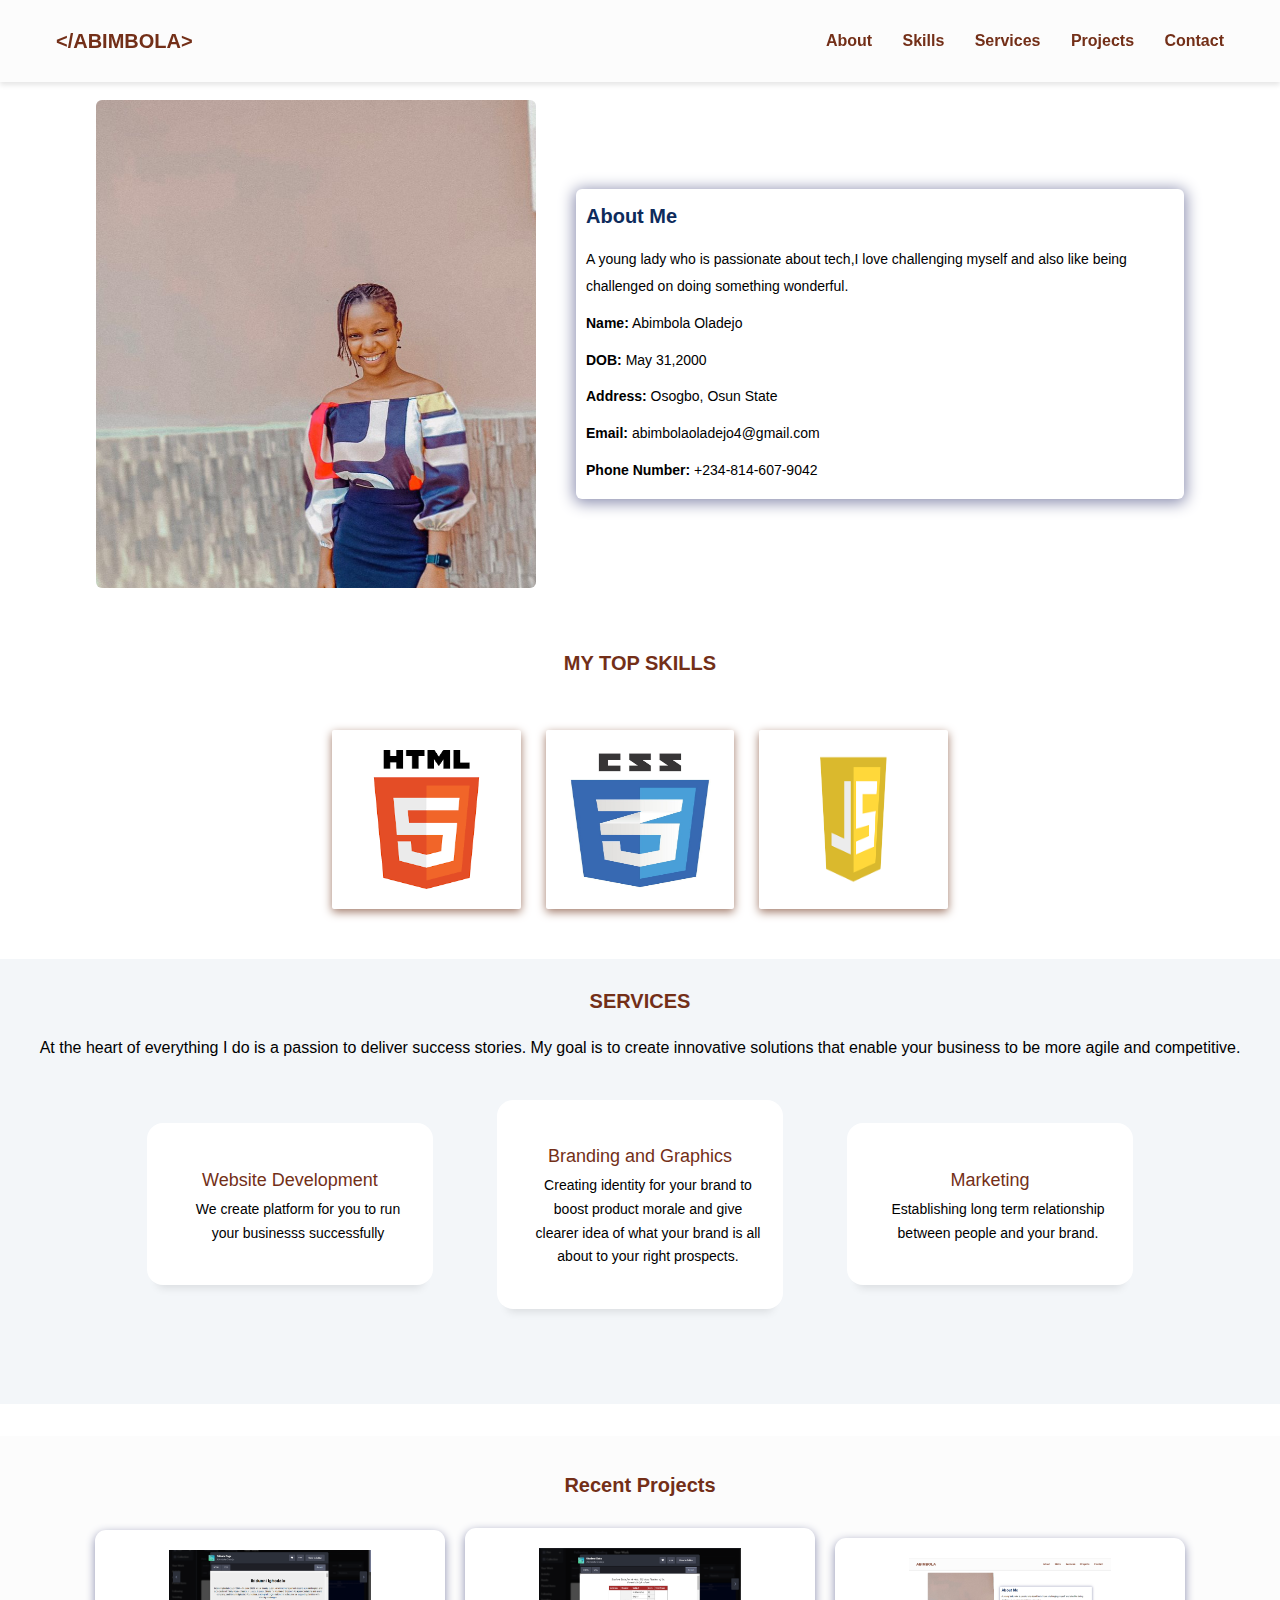
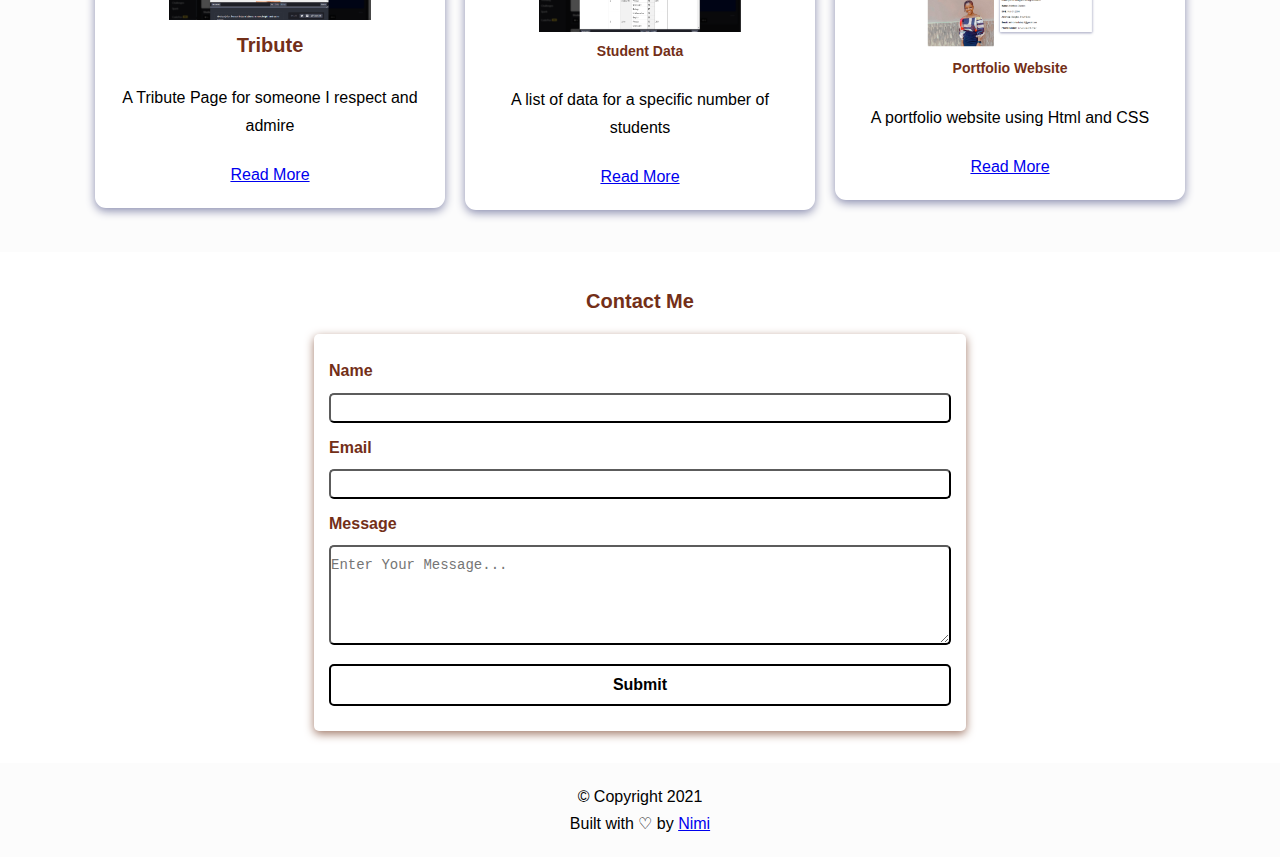
<file: Week 3 Task/Portfolio Website/index.html>
<!DOCTYPE html>
<html>
  <head>
    <meta charset="utf-8" />
    <meta name="viewport" content="width=device-width" />
    <title>Abimbola Oladejo | Frontend Developer</title>
    <link href="style.css" rel="stylesheet" type="text/css" />
  </head>

  <body>
    <!-- Navbar -->
    <nav>
      <h1>&#60&#47;ABIMBOLA&#62;</h1>
      <ul class="navigation">
        <li><a href="#about" class="nav-link">About</a></li>
        <li><a href="#skills" class="nav-link">Skills</a></li>
        <li><a href="#services" class="nav-link">Services</a></li>
        <li><a href="#projects" class="nav-link">Projects</a></li>
        <li><a href="#contact" class="nav-link">Contact</a></li>
      </ul>
    </nav>
    <!-- Hero Section -->
    <section class="hero" id="about">
      <img
        src="./Images/Nimi.jpg"
        alt="Abimbola"
        loading="lazy"
        class="hero-img"
      />
      <div class="bio animate__animated animate__shakeX">
        <h2 class="bio-title">About Me</h2>
        <p class="bio-text">
          A young lady who is passionate about tech,I love challenging myself
          and also like being challenged on doing something wonderful.
        </p>
        <p class="bio-text"><b>Name:</b> Abimbola Oladejo</p>
        <p class="bio-text"><b>DOB:</b> May 31,2000</p>
        <p class="bio-text"><b>Address:</b> Osogbo, Osun State</p>
        <p class="bio-text"><b>Email:</b> abimbolaoladejo4@gmail.com</p>
        <p class="bio-text"><b>Phone Number:</b> +234-814-607-9042</p>
      </div>
    </section>
    <!-- Skills Section -->
    <section class="skills" id="skills">
      <h2 class="skill-header">MY TOP SKILLS</h2>
      <div class="skills wrapper">
        <div class="first-set animate__animated animate__pulse">
          <img
            src="./Images/HTML.png"
            alt=""
            loading="lazy"
            class="icon icon-card"
          />
          <img
            src="./Images/CSS.jpg"
            alt=""
            loading="lazy"
            class="icon icon-card"
          />
          <img
            src="./Images/JS.png"
            alt=""
            loading="lazy"
            class="icon icon-card"
          />
        </div>
      </div>
    </section>
    <!-- Services -->
    <section class="services" id="services">
      <h2 class="service-title">SERVICES</h2>
      <p>
        At the heart of everything I do is a passion to deliver success stories.
        My goal is to create innovative solutions that enable your business to
        be more agile and competitive.
      </p>
      <div class="service-containers">
        <div class="s-container">
          <div class="s-content">
            <h3 class="s-title">Website Development</h3>
            <p class="s-description">
              We create platform for you to run your businesss successfully
            </p>
          </div>
        </div>
        <div class="s-container">
          <div class="s-content">
            <h3 class="s-title">Branding and Graphics</h3>
            <p class="s-description">
              Creating identity for your brand to boost product morale and give
              clearer idea of what your brand is all about to your right
              prospects.
            </p>
          </div>
        </div>
        <div class="s-container">
          <div class="s-content">
            <h3 class="s-title">Marketing</h3>
            <p class="s-description">
              Establishing long term relationship between people and your brand.
            </p>
          </div>
        </div>
      </div>
    </section>
    <!-- Projects Section -->
    <section class="project" id="project">
      <h2 class="projects-title">Recent Projects</h2>
      <div class="projects-container">
        <div class="project-container project-card">
          <img
            src="./Images/Tribute P.png"
            alt="A simple Html Tribute Page"
            loading="lazy"
            class="project-pic"
          />
          <h3 class="projects-title">Tribute</h3>
          <p class="project-details">
            A Tribute Page for someone I respect and admire
          </p>
          <a
            href="https://codepen.io/nimi77/pen/NWMLeRX"
            target="_blank"
            class="project-link"
            >Read More</a
          >
        </div>
        <div class="project-container project-card">
          <img
            src="./Images/S-Data.png"
            alt="Student Data"
            loading="lazy"
            class="project-pic"
          />
          <h3 class="project-title">Student Data</h3>
          <p class="project-details">
            A list of data for a specific number of students
          </p>
          <a
            href="https://codepen.io/nimi77/pen/OJZBpEx"
            target="_blank"
            class="project-link"
            >Read More</a
          >
        </div>
        <div class="project-container project-card">
          <img
            src="./Images/Portfolio.png"
            alt="Portfolio Website"
            loading="lazy"
            class="project-pic"
          />
          <h3 class="project-title">Portfolio Website</h3>
          <p class="project-details">A portfolio website using Html and CSS</p>
          <a
            href="https://replit.com/@Nimi77/Portfolio-Website#index.html"
            target="_blank"
            class="project-link"
            >Read More</a
          >
        </div>
      </div>
    </section>
    <!-- Contact Section -->
    <section class="contact" id="contact">
      <h2>Contact Me</h2>
      <div class="contact-form-container">
        <div class="contact-form">
          <form action="" method="POST">
            <div class="form-control">
              <label for="name">Name</label>
              <input
                type="text"
                id="name"
                name="sender-name"
                class="input-field"
                required
              />
            </div>
            <div class="form-control">
              <label for="email">Email</label>
              <input
                type="email"
                id="email"
                name="sender-email"
                class="input-field"
                required
              />
            </div>
            <div class="form-control">
              <label for="message">Message</label>
              <textarea
                id="message"
                name="message"
                placeholder="Enter Your Message..."
                class="input-field"
                required
              ></textarea>
            </div>
            <input
              type="submit"
              value="Submit"
              id="submit-btn"
              class="submit-btn"
            />
          </form>
        </div>
      </div>
    </section>
    <!-- Footer Section -->
    <footer>
      <p class="copy">&copy; Copyright 2021</p>
      <p class="copy">
        Built with &#x2661; by
        <a href="https://twitter.com/_Nimi77" target="_blank">Nimi</a>
      </p>
    </footer>

    <script
      src="https://replit.com/public/js/replit-badge.js"
      theme="blue"
      defer
    ></script>
  </body>
</html>
</file>
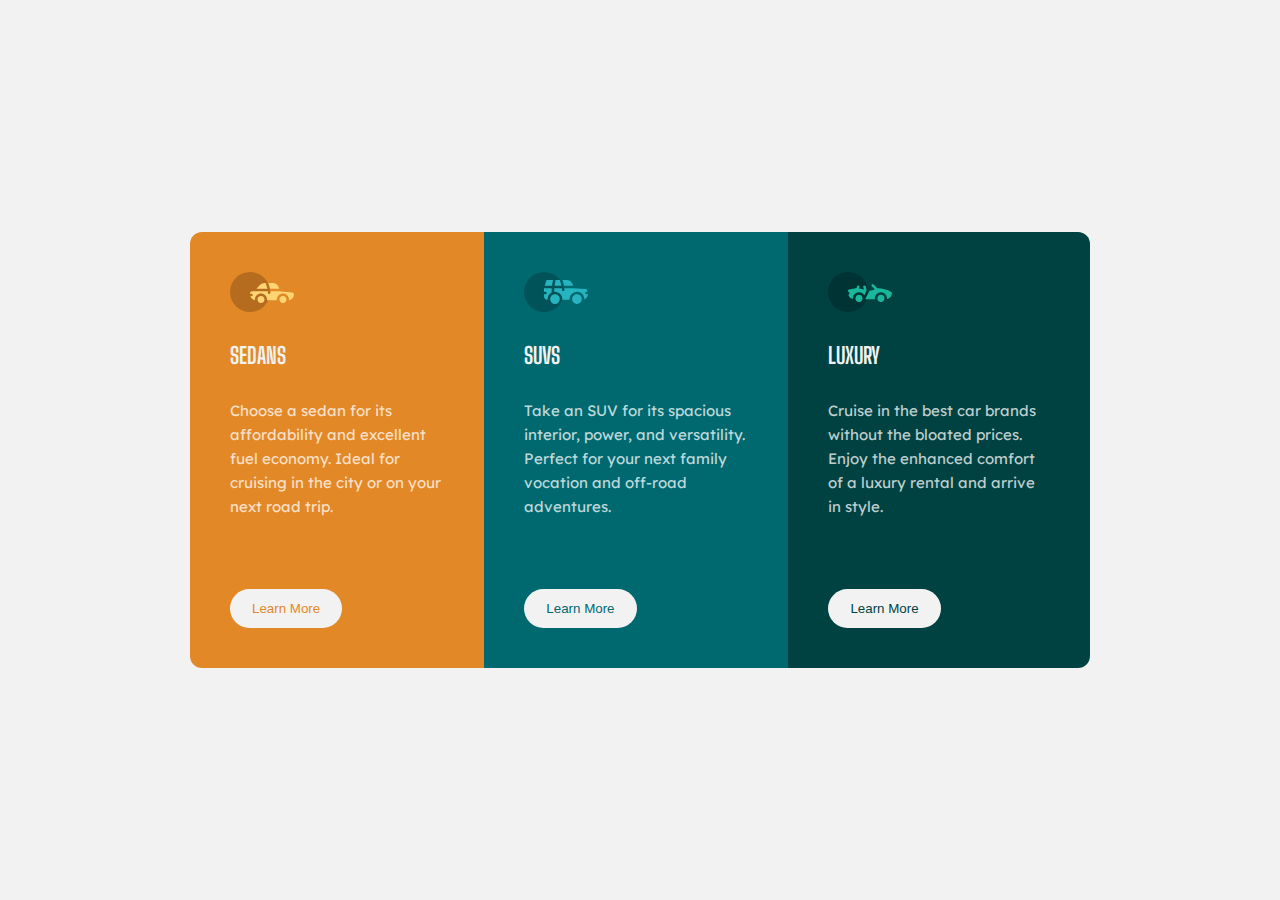
<file: Week 4 Task/3-column card/index.html>
<!DOCTYPE html>
<html lang="en">
  <head>
    <meta charset="UTF-8" />
    <meta http-equiv="X-UA-Compatible" content="IE=edge" />
    <meta name="viewport" content="width=device-width, initial-scale=1.0" />
    <title>Card</title>
    <link rel="preconnect" href="https://fonts.googleapis.com" />
    <link rel="preconnect" href="https://fonts.gstatic.com" crossorigin />
    <link
      href="https://fonts.googleapis.com/css2?family=Big+Shoulders+Display:wght@700&family=Lexend+Deca&display=swap"
      rel="stylesheet"
    />

    <link rel="stylesheet" href="./index.css" />
  </head>
  <body>
    <div class="cards">
      <div class=" Item firstCard">
        <img src=".\Images\Copy of icon-sedans.svg" class="logo" alt="sedan" />
        <h2>Sedans</h2>
        <p>
          Choose a sedan for its 
          affordability and excellent 
          fuel economy. Ideal for 
          cruising in the city or on 
          your next road trip.
        </p>
        <button class="learnMore-btn">Learn More</button>
      </div>
      <div class="Item secondCard">
        <img src=".\Images\Copy of icon-suvs.svg" class="logo" alt="suv" />
        <h2>Suvs</h2>
        <p>
          Take an SUV for its spacious 
          interior, power, and 
          versatility. Perfect for your 
          next family vocation and 
          off-road adventures.
        </p>
        <button class="learnMore-btn">Learn More</button>
      </div>
      <div class="Item thirdCard">
        <img src=".\Images\Copy of icon-luxury.svg" class="logo" alt="luxury" />
        <h2>Luxury</h2>
        <p>
          Cruise in the best car brands 
          without the bloated prices. 
          Enjoy the
          enhanced comfort 
          of a luxury rental and arrive 
          in style.
        </p>
        <button class="learnMore-btn">Learn More</button>
      </div>
    </div>
  </body>
</html>
</file>
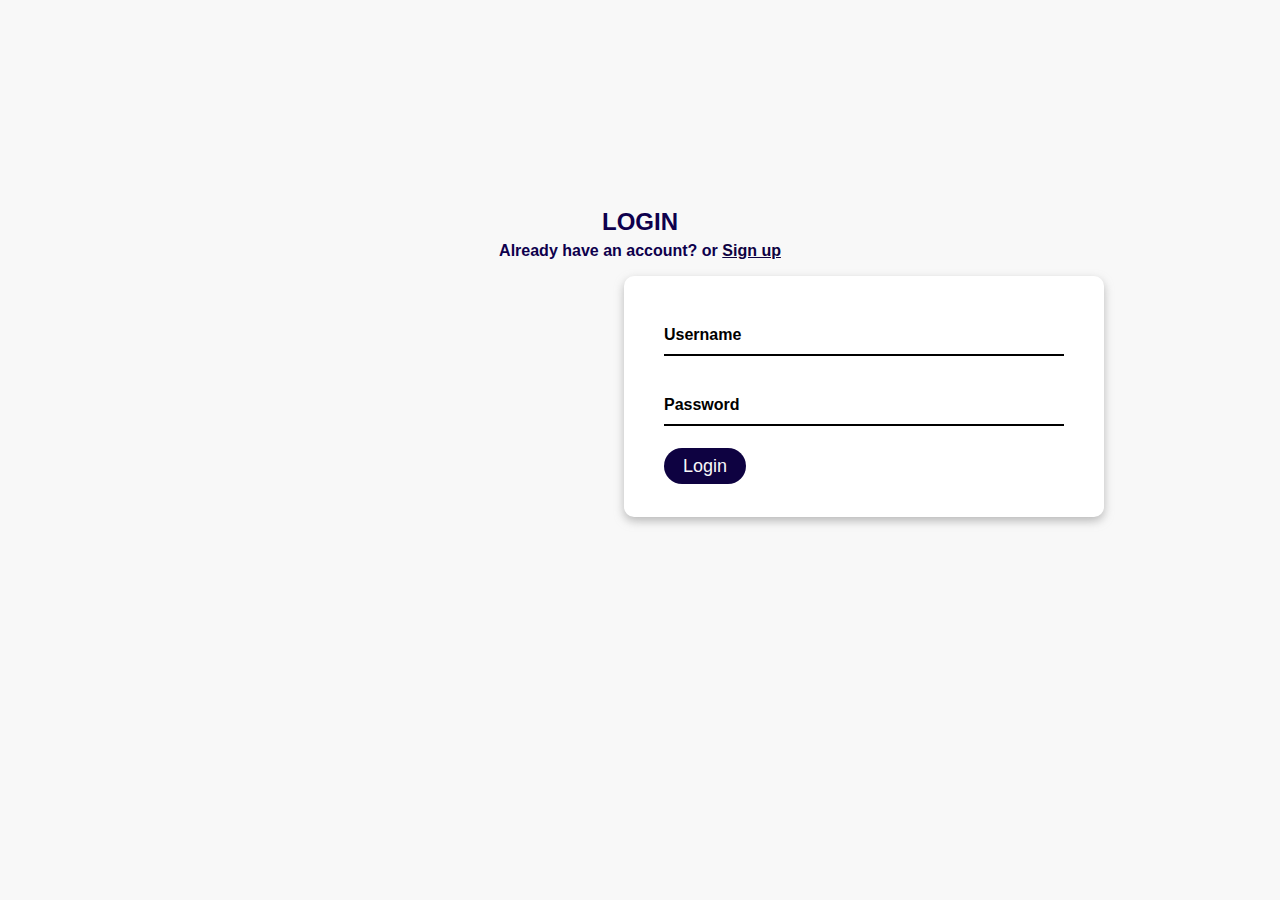
<file: Week 3 Task/Pages/Login_page.html>
<!DOCTYPE html>
<html lang="en">
<head>
    <meta charset="UTF-8">
    <meta http-equiv="X-UA-Compatible" content="IE=edge">
    <meta name="viewport" content="width=device-width, initial-scale=1.0">
    <title>Login</title>
    <link rel="stylesheet" href="./Login.css">
</head>
<body> 
    <h2>Login</h2>
    <h4>Already have an account? or <a href=Registration_Page.html>Sign up</a></h4>
    <div class="login-box">
        <form>
          <div class="user-box">
            <input type="text" name="" required>
            <label>Username</label>
          </div>
          <div class="user-box">
            <input type="password" name="" required>
            <label>Password</label>
          </div>
          <a href="./Sucess_page.html" id="login-btn" class="login-btn">Login</a>
        </form>
    </div>
</body>
</html>
</file>
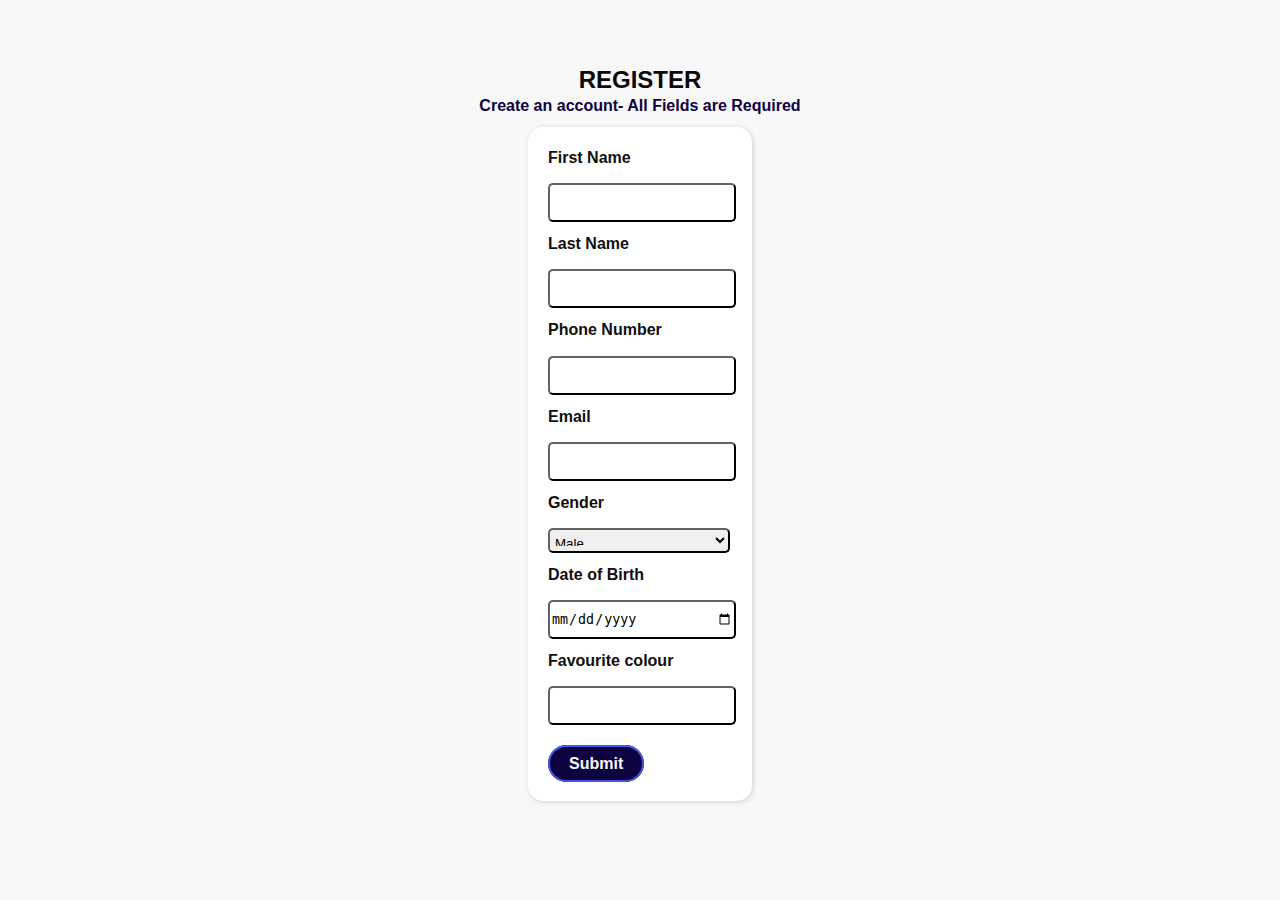
<file: Week 3 Task/Pages/Registration_Page.html>
<!DOCTYPE html>
<html lang="en">
<head>
    <meta charset="UTF-8">
    <meta http-equiv="X-UA-Compatible" content="IE=edge">
    <meta name="viewport" content="width=device-width, initial-scale=1.0">
    <title>Register</title>
    <link rel="stylesheet" href="./Registration.css">
</head>
<body>
    <div class="container">
        <h2>Register</h2>
        <h4>Create an account- All Fields are Required</h4>
        <div class="registration-form-container">
            <div class="registration-form">
              <form action="" id="form-list" >
                <div class="form">
                  <label for="firstName">First Name</label>
                  <input type="text" id="firstname" name="user-name" class="input-field" required>
                </div>
                <div class="form">
                  <label for="lastName">Last Name</label>
                  <input type="text"  id="lastName" name="lastName" class="input-field" required>
                </div>
                <div class="form">
                  <label for="pnumber">Phone Number</label>
                  <input type="tel"  id="pnumber" name="pnumber" class="input-field" required>
                </div>
                <div class="form">
                  <label  for="email">Email</label>
                  <input type="email" id="email" name="user-email" class="input-field" required>
                </div>
                <div class="form">
                  <label for="gender" >Gender</label>
                    <select name="gender" id="gender" class="input-field">
                    <option value="male">Male</option>
                    <option value="female">Female</option>
                  </select>
                </div>
                <div class="form">
                  <label for="dob">Date of Birth</label>
                  <input type="date" name="dob" class="input-field" required>
                </div>
                <div class="form">
                  <label for="color">Favourite colour</label>
                  <input type="text" name="color" class="input-field">
                </div>
              </form>
            </div>
            <a href="./Login_page.html" id="submit-btn" class="submit-btn">Submit</a>
        </div>
    </div>

    <!-- <section class="login" id="login">
      <h2>Login</h2>
      <h4>Already have an account? </h4>
      <div class="login-box">
        <form>
          <div class="user-box">
            <input type="email" name="email" required>
              <label>Email</label>
          </div>
          <div class="user-box">
            <input type="password" name="" required>
              <label>Password</label>
          </div>
          <a href="#">Submit</a>
        </form>
      </div>
    </section>
    <section class="success" id="success">
        <h2>Login Successful</h2>
        <h4>Thank you for registering! You'll receive an email from us to validate your email address</h4>
    </section> -->
  </body>
</html>
</file>
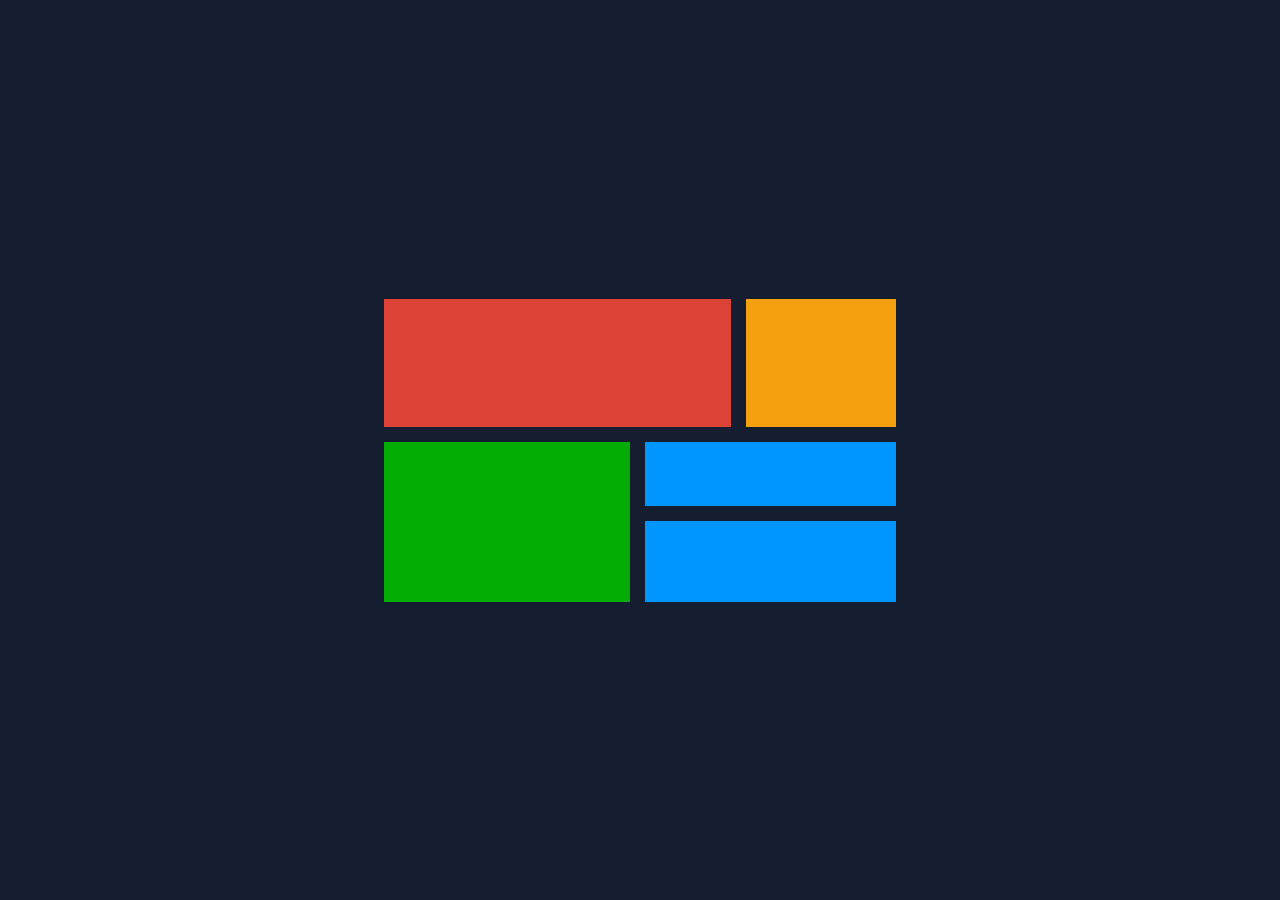
<file: Week 4 Task/Grid Layout/grid.html>
<!DOCTYPE html>
<html lang="en">
<head>
    <meta charset="UTF-8">
    <meta http-equiv="X-UA-Compatible" content="IE=edge">
    <meta name="viewport" content="width=device-width, initial-scale=1.0">
    <title>Grid</title>
    <link rel="stylesheet" href="./grid.css">
</head>
<body>
    <main>
        <div class="first-grid"></div>
        <div class="second-grid"></div>
        <div class="third-grid"></div>
        <div class="fourth-grid"></div>
        <div class="fifth-grid"></div>
    </main>
</body>
</html>
</file>
<file: Week 4 Task/3-column card/index.css>
* {
  margin: 0;
  padding: 0;
  box-sizing: border-box;
}
body {
  min-height: 100vh;
  align-items: center;
  justify-content: center;
  display: flex;
  background-color: hsl(0, 0%, 95%);
  font-size: 15px;
  font-family: "Lexend Deca", sans-serif;
}
.cards {
  width: 900px;
  display: flex;
}
.Item {
  padding: 40px;
  display: flex;
  flex-direction: column;
  align-items: flex-start;
  gap: 30px;
}

.Item h2 {
  font-family: "Big Shoulders Display", cursive;
  text-transform: uppercase;
  color: hsl(0, 0%, 95%);
}
.Item p {
  font-family: "Lexend Deca", sans-serif;
  font: 15px;
  line-height: 24px;
  color: hsla(0, 0%, 100%, 0.75);
}
.firstCard {
  border-radius: 12px 0 0 12px;
  background-color: hsl(31, 77%, 52%);
}
.secondCard {
  background-color: hsl(184, 100%, 22%);
}
.thirdCard {
  border-radius: 0 12px 12px 0;
  background-color: hsl(179, 100%, 13%);
}
.Item button {
  background-color: hsl(0, 0%, 95%);
  border: none;
  border-radius: 20px;
  padding: 12px 22px;
  margin-top: 40px;
}
.firstCard .learnMore-btn {
  color: hsl(31, 77%, 52%);
}
.secondCard .learnMore-btn {
  color: hsl(184, 100%, 22%);
}
.thirdCard .learnMore-btn {
  color: hsl(179, 100%, 13%);
}
@media screen and (max-width: 375px) {
  body {
    min-height: 10vh;
    align-items: center;
    justify-content: center;
    background-color: hsl(0, 0%, 95%);
    font-size: 15px;
    font-family: "Lexend Deca", sans-serif;
  }
  .cards {
    width: 350px;
    margin: 12px;
    display: flex;
    flex-direction: column;
  }
  .Item {
    padding: 20px;
    display: flex;
    flex-direction: column;
    align-items: flex-start;
    gap: 10px;
  }
  .Items h2 {
    font-size: 20px;
    font-weight: 400;
    padding: 8px 24px 0;
  }
  .Items p {
    font-size: 15px;
    padding: 8px 24px 28px;
  }
  .firstCard,
  .thirdCard {
    border-radius: 0;
  }
  .Item button {
    border-radius: 20px;
    padding: 8px 10px;
    margin-top: 20px;
  }
}
</file>
<file: Week 3 Task/Pages/Login.css>
* {
  margin: 0;
  padding: 0;
}
body {
  font-family: "Trebuchet MS", "Lucida Sans Unicode", sans-serif;
  background-color: #f8f8f8;
}
h2 {
  margin: 13rem 0 0;
  padding: 0;
  color: rgb(14, 0, 77);
  text-align: center;
  text-transform: uppercase;
}
h4 {
  margin: 6px 20px;
  padding: 0;
  color: rgb(14, 0, 77);
  text-align: center;
}
h4 a {
  color: rgb(14, 2, 65);
}
.login-box {
  position: absolute;
  margin: 10px 39rem 0;
  width: 480px;
  padding: 40px;
  background: white;
  box-sizing: border-box;
  box-shadow: 0 4px 10px rgba(143, 143, 143, 0.6);
  border-radius: 10px;
}
.login-box .user-box {
  position: relative;
}
.login-box .user-box input {
  width: 100%;
  padding: 10px 0;
  font-size: 16px;
  color: black;
  margin-bottom: 30px;
  border: none;
  border-bottom: 2px solid black;
  outline: none;
  background: transparent;
}
.login-box .user-box label {
  position: absolute;
  top: 0;
  left: 0;
  padding: 10px 0;
  font-weight: 600;
  font-size: 16px;
  color: black;
  transition: 0.5s;
}
.login-box .user-box input:focus ~ label,
.login-box .user-box input:valid ~ label {
  top: -20px;
  left: 0;
  color: rgb(14, 2, 65);
  font-size: 12px;
}
.login-btn {
  text-decoration: none;
  width: 20%;
  padding: 8px 19px;
  background-color: rgb(14, 2, 65);
  color: #f8f8f8;
  border-radius: 20px;
  font-size: 18px;
  transition: 0.3s;
}
.login-btn:hover {
  background-color: #c52b05;
}
</file>
<file: Week 3 Task/Pages/Registration.css>
* {
  margin: 0;
  padding: 0;
}
html {
  height: 100%;
}
body {
  font-family: "Trebuchet MS", "Lucida Sans Unicode", sans-serif;
  background-color: #f8f8f8;
}
.container {
  margin: 80px, 34px 0;
}
.container h2 {
  font-weight: 700;
  font-size: 24px;
  line-height: 2rem;
  text-align: center;
  color: rgb(10, 10, 10);
  margin-top: 4rem;
  text-transform: uppercase;
}
.container h4 {
  text-align: center;
  margin-top: 1px;
  color: rgb(14, 2, 65);
}
.registration-form-container {
  background-color: #ffff;
  max-width: 40.75rem;
  margin: 12px 33rem;
  padding: 8px 12px 28px 20px;
  border-radius: 15px;
  box-sizing: border-box;
  box-shadow: 1px 1px 5px 0 rgba(0, 0, 0, 0.16);
}
.registration-form {
  margin: 1px 0 30px;
}
.registration-form-container label {
  line-height: 2.7em;
  font-weight: 700;
  color: #0f0f0f;
}
.registration-form-container textarea {
  min-height: 6.25rem;
  font-size: 20px;
}
.registration-form-container .input-field {
  width: 95%;
  height: 25px;
  margin: 4px 0 0;
  padding: 5px 1px;
  border-radius: 5px;
  border: none;
  border: 2px outset #0f0f0f;
}
.submit-btn {
  text-decoration: none;
  width: 20%;
  padding: 8px 19px;
  background-color: rgb(14, 2, 65);
  color: #f8f8f8;
  border: 2px solid #4756df;
  border-radius: 23px;
  font-size: 1rem;
  font-weight: 700;
  transition: 0.3s;
}
.submit-btn:hover {
  background-color: #c52b05;
  border: 2px solid #4756df;
}
</file>
<file: Week 4 Task/Grid Layout/grid.css>
* {
  margin: 0;
  padding: 0;
  box-sizing: border-box;
}
body {
  background-color: #141e30;
  display: flex;
  align-items: center;
  justify-content: center;
  min-height: 100vh;
}
main {
  width: 40%;
  gap: 15px;
  display: grid;
  grid-template-areas:
    'a a b'
    'a a b'
    'c d d'
    'c e e';
}
.first-grid {
  background-color:#dd4236;
  grid-area: a;
  padding: 4rem;
}
.second-grid {
  background-color: #f5a10f;
  grid-area: b;
  padding: 2rem;
}
.third-grid {
  background-color: #03ad03;
  grid-area: c;
  padding: 5rem;
}
.fourth-grid {
  background-color: #0096FF;
  grid-area: d;
  padding: 1.5rem;
}
.fifth-grid {
  background-color:#0096FF;
  grid-area: e;
  padding: 2rem;
}
</file>
<file: Week 3 Task/Portfolio Website/style.css>
/* CSS Resets */
* {
  margin: 0;
  padding: 0;
  box-sizing: border-box;
}
html {
  scroll-behavior: smooth;
}
body {
  font-family: Graphik, sans-serif;
  font-size: 16px;
  line-height: 1.7;
  font-weight: 400;
}
h1,
h2,
h3 {
  color: #732f18;
  font-weight: 600;
  font-size: 20px;
}
h1,
h2,
h3,
p {
  font-family: "Work Sans", Helvetica, sans-serif;
}
/* CSS Flexbox */
nav {
  position: sticky;
  top: 0;
  left: 0;
  z-index: 1;
  display: flex;
  align-items: center;
  justify-content: space-between;
  padding: 1.5rem 3.5rem;
  background-color: #fcfcfc;
  box-shadow: 0 3px 5px rgba(0, 0, 0, 0.1);
}
nav h1 {
  color: #732f18;
}
nav a {
  color: #732f18;
  transition: 0.3s;
  text-decoration: none;
}
nav a:hover {
  color: rgb(98, 119, 146);
  border-bottom: 2px solid #732f18;
}
nav ul {
  display: flex;
  gap: 1.9rem;
  list-style-type: none;
}
nav ul li {
  font-weight: 700;
}
/* Hero Section */
.hero {
  display: flex;
  align-items: center;
  justify-content: center;
  gap: 2.5rem;
  max-width: 68.75rem;
  margin: auto;
}
.hero img {
  height: 30.5rem;
  width: 27.5rem;
  margin: 18px 0;
  border-radius: 6px;
}
.bio {
  width: 38rem;
  padding: 10px;
  border-radius: 6px;
  box-shadow: 0px 2px 15px 2px #8b8eaf;
}
.bio h2 {
  margin-bottom: 0.5rem;
  color: rgb(14, 43, 92);
}
.bio p {
  line-height: 1.7rem;
  padding: 0.3rem 0;
  font-size: 14px;
}
/* Top Skills */
.skills {
  max-width: 68.75rem;
  margin: auto;
  text-align: center;
  margin-top: 2.5rem;
}
.skills header {
  margin-bottom: 1rem;
  font-size: 16px;
}

.skills-wrapper img {
  padding: 1rem;
}
.icon {
  width: 11.8rem;
  height: 11.2rem;
}
.icon-card {
  background-color: #fff;
  border-radius: 2px;
  box-shadow: 0 3px 10px #a17a69;
  padding: 20px;
  margin: 10px;
}
/* Services */
.services {
  margin: auto;
  padding: 25px 0;
  background-color: rgb(243, 246, 249);
  margin-top: 2rem;
}
.service-title {
  text-align: center;
  margin-bottom: 1rem;
}
.services p {
  text-align: center;
}
.service-containers {
  display: flex;
  align-items: center;
  justify-content: center;
  padding: 6px 2px;
}
.s-container {
  width: 350px;
  text-align: center;
  padding: 2rem;
}

.s-content {
  background-color: #fff;
  padding: 2.5rem 1.3rem;
  border-radius: 1rem;
  margin-bottom: 2rem;
  text-align: center;
  box-shadow: 0 13px 8px -10px rgb(0 0 0 / 10%);
}

.s-title {
  text-align: center;
  padding: 0.4rem 0;
  font-size: 18px;
  font-weight: 500;
  line-height: 1.2;
}
.s-description {
  margin: 0 0 0 16px;
  font-size: 14px;
  line-height: 1.7em;
}

/* Project Section */
.project {
  margin: auto;
  padding: 32px 0;
  background-color: #fcfcfc;
  margin-top: 2rem;
}
.project-pic {
  width: 65%;
  height: 60%;
}
.projects-container {
  display: flex;
  align-items: center;
  justify-content: center;
}
.projects-title {
  text-align: center;
  margin-bottom: 1rem;
}
.project-container {
  width: 350px;
  text-align: center;
  padding: 1rem;
}
.project-container p {
  padding: 0.4rem;
}
.project-title {
  margin-bottom: 1rem;
  font-size: 14px;
}
.project-details {
  margin-bottom: 1rem;
}
.project-card {
  background-color: #fff;
  border-radius: 11px;
  box-shadow: 0 3px 10px #8b8eaf;
  padding: 20px;
  margin: 10px;
}
/* Contact Me */
.contact {
  margin-top: 2rem;
}
.contact h2 {
  text-align: center;
  margin-bottom: 1rem;
}
.contact-form-container {
  max-width: 40.75rem;
  margin: 0 auto;
  padding: 15px;
  border-radius: 5px;
  box-shadow: 0 3px 10px #a17a69;
}
.contact-form-container label {
  line-height: 2.7em;
  font-weight: 700;
  color: #732f18;
}
.contact-form-container textarea {
  min-height: 6.25rem;
  font-size: 14px;
}
.contact-form-container .input-field {
  width: 100%;
  padding-top: 10px;
  border-radius: 5px;

  border: 2px outset rgb(8, 8, 8);
  font-size: 0.875rem;
  outline: none;
}

.submit-btn {
  width: 100%;
  padding: 10px;
  margin: 10px 0;
  background-color: #fff;
  border: 2px solid black;
  border-radius: 5px;
  font-size: 1rem;
  font-weight: 700;
  transition: 0.3s;
}
.submit-btn:hover {
  background-color: rgb(14, 43, 92);
  border: 2px solid #4756df;
  cursor: pointer;
  color: white;
}
/* Footer */
footer {
  background-color: #fcfcfc;
  padding: 1.25rem;
  text-align: center;
  margin: 2rem 0 0;
}
</file>
